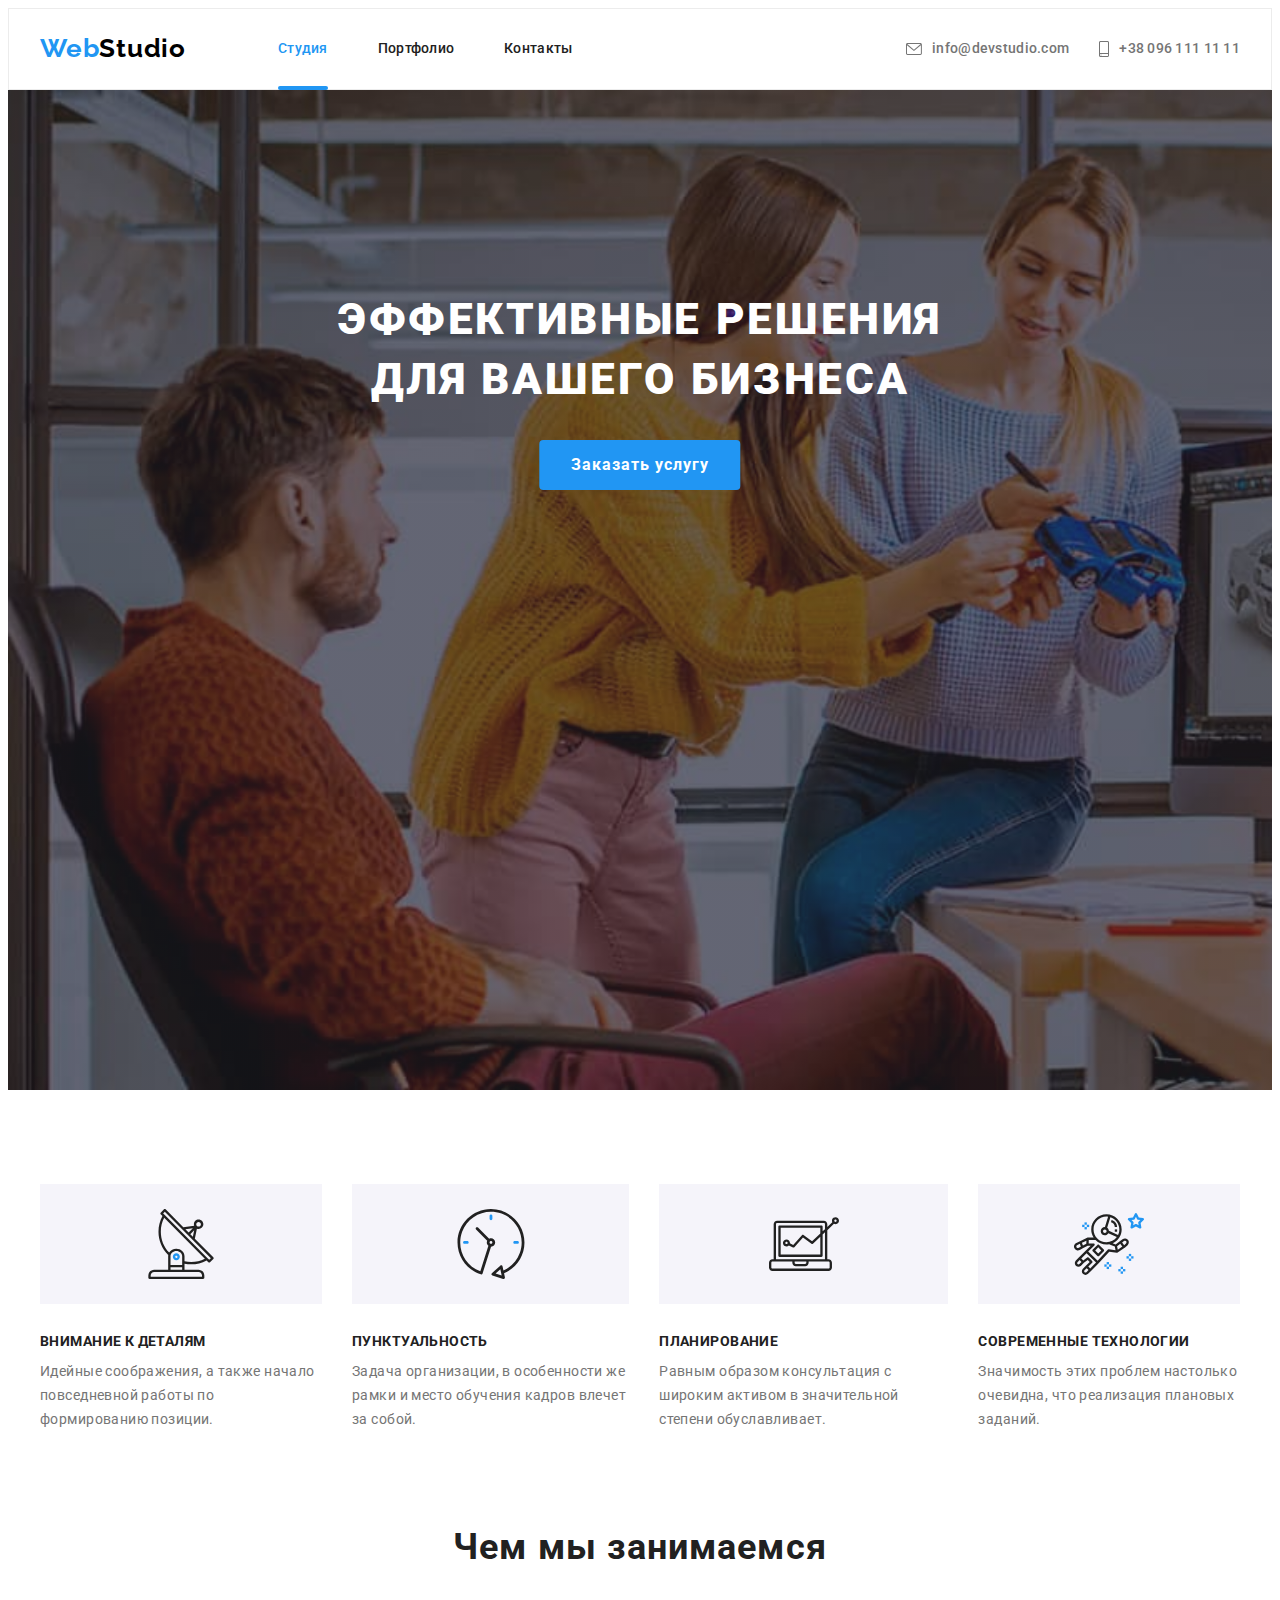
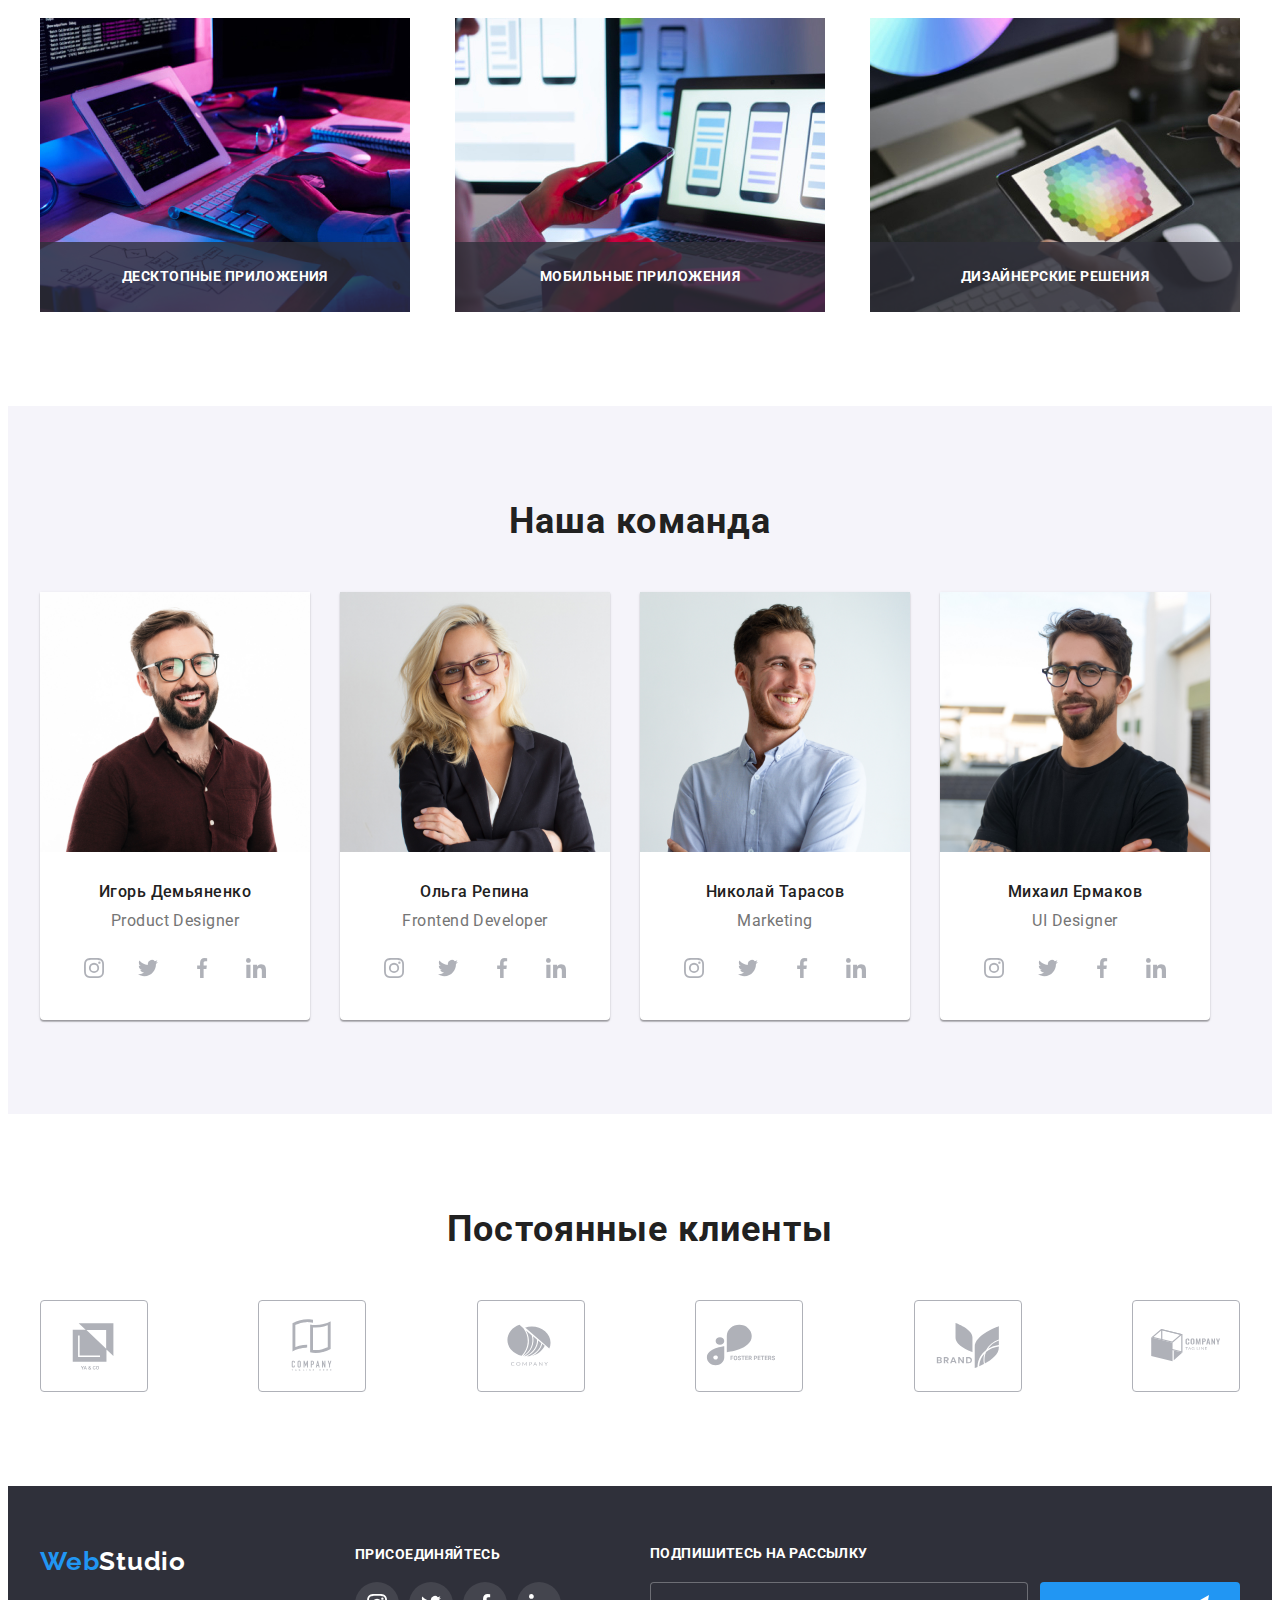
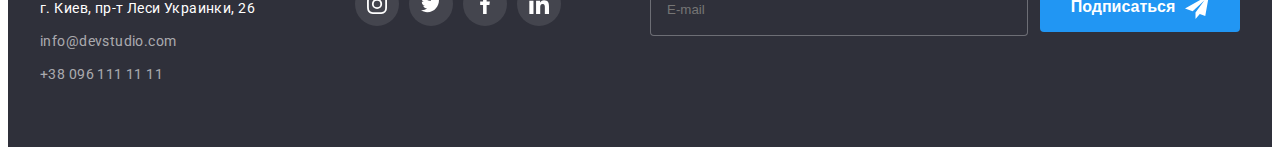
<file: index.html>
<!DOCTYPE html>
<html lang="ru">
  <head>
    <meta charset="UTF-8" />
    <meta http-equiv="X-UA-Compatible" content="IE=edge" />
    <meta name="viewport" content="width=device-width, initial-scale=1.0" />
    <title>WebStudio</title>
    <link rel="preconnect" href="https://fonts.googleapis.com" />
    <link rel="preconnect" href="https://fonts.gstatic.com" crossorigin />
    <link
      href="https://fonts.googleapis.com/css2?family=Raleway:wght@700&family=Roboto:wght@400;500;700;900&display=swap"
      rel="stylesheet"
    />
    <link
      rel="stylesheet"
      href="https://cdnjs.cloudflare.com/ajax/libs/modern-normalize/1.1.0/modern-normalize.min.css"
      integrity="sha512-wpPYUAdjBVSE4KJnH1VR1HeZfpl1ub8YT/NKx4PuQ5NmX2tKuGu6U/JRp5y+Y8XG2tV+wKQpNHVUX03MfMFn9Q=="
      crossorigin="anonymous"
      referrerpolicy="no-referrer"
    />
    <link rel="stylesheet" href="./Css/style.css" />
  </head>
  <body>
    <!--header-->
    <header class="header">
      <div class="container">
        <a href="#" class="header-logo"
          >Web<span class="header-desk">Studio</span></a
        >
        <nav class="header-nav">
          <ul class="header-list list">
            <li class="header-item">
              <a href="./index.html" class="header-link current link">
                Студия</a
              >
            </li>
            <li class="header-item">
              <a href="./portfolio.html" class="header-link link">Портфолио</a>
            </li>
            <li class="header-item">
              <a href="#контакты" class="header-link link">Контакты</a>
            </li>
          </ul>
        </nav>
        <ul class="header-items list">
          <li class="header-item">
            <a href="mailto:info@devstudio.com" class="header-contact link">
              <svg class="mail-icon" width="16px" height="12px">
                <use href="./images/symbol-defs2.svg#icon-envelopehover1"></use>
              </svg>
              info@devstudio.com</a
            >
          </li>
          <li class="header-item">
            <a href="tel:+380961111111" class="header-phone link">
              <svg class="phone-icon" width="10px" height="16px">
                <use href="./images/symbol-defs2.svg#icon-smartphone1"></use>
              </svg>
              +38 096 111 11 11</a
            >
          </li>
        </ul>
      </div>
    </header>
    <!--main content-->
    <main class="hero">
      <!-- hero-section -->
      <section class="hero-section">
        <div class="container">
          <h1 class="hero-text">
            Эффективные решения <br />
            для вашего бизнеса
          </h1>
          <button type="button" class="hero-button" data-modal-open>
            Заказать услугу
          </button>
        </div>
        <div class="backdrop is-hidden" data-modal>
          <div class="modal">
            <button data-modal-close class="hero-btn">
              <svg class="btn-icon" width="11px" height="11px">
                <use href="./images/symbol-defs2.svg#icon-Vector-1"></use>
              </svg>
            </button>
            <h2 class="modal-title">Оставьте свои данные, мы вам перезвоним</h2>
            <form class="modal-form">
              <div class="form-field">
                <input class="modal-imput" type="text" name="name" id="name" />
                <svg class="modal-icon" width="12px" height="12px">
                  <use href="images/symbol-defs2.svg#icon-Vector13"></use>
                </svg>
                <label class="modal-label" for="name">Имя </label>
              </div>
              <div class="form-field">
                <input
                  class="modal-imput"
                  type="phone"
                  name="phone"
                  id="phone"
                />
                <svg class="modal-icon" width="13px" height="13px">
                  <use href="images/symbol-defs2.svg#icon-Vector12"></use>
                </svg>
                <label class="modal-label" for="phone">Телефон</label>
              </div>
              <div class="form-field mail">
                <input class="modal-imput" type="email" name="mail" id="mail" />
                <svg class="modal-icon" width="15px" height="12px">
                  <use href="images/symbol-defs2.svg#icon-Vector1"></use>
                </svg>
                <label class="modal-label" for="mail">Почта</label>
              </div>
              <div class="modal-textarea">
                <label class="modal-comment" for="comment">Комментарий</label>
                <textarea
                  class="modal-info"
                  name="comment"
                  id="comment"
                  rows="10"
                  placeholder="Введите текст"
                ></textarea>
              </div>
              <label class="check-field">
                <input
                  class="checkbox"
                  type="checkbox"
                  name="topic"
                  value="choice"
                />
                <span class="checkbox-icon"></span>
                <span class="checkbox-text">
                  Соглашаюсь с рассылкой и принимаю
                  <a href="#" class="checkbox-link">Условия договора</a>
                </span>
              </label>
              <div class="check-button">
                <button class="check-btn" type="submit" name="buttom">
                  Отправить
                </button>
              </div>
            </form>
          </div>
        </div>
      </section>
      <!--section benefist-->
      <section class="benefist section">
        <div class="container">
          <h2 class="visually-hidden">Дополнительная информация</h2>

          <ul class="benefist-list list">
            <li class="benefist-item icon-antenna">
              <h3 class="benefist-title">Внимание к деталям</h3>
              <p class="benefist-text">
                Идейные соображения, а также начало повседневной работы по
                формированию позиции.
              </p>
            </li>
            <li class="benefist-item icon-time">
              <h3 class="benefist-title">Пунктуальность</h3>
              <p class="benefist-text">
                Задача организации, в особенности же рамки и место обучения
                кадров влечет за собой.
              </p>
            </li>
            <li class="benefist-item icon-diagram">
              <h3 class="benefist-title">Планирование</h3>
              <p class="benefist-text">
                Равным образом консультация с широким активом в значительной
                степени обуславливает.
              </p>
            </li>
            <li class="benefist-item icon-astronaut">
              <h3 class="benefist-title">Современные технологии</h3>
              <p class="benefist-text">
                Значимость этих проблем настолько очевидна, что реализация
                плановых заданий.
              </p>
            </li>
          </ul>
        </div>
      </section>
      <!--section case-->
      <section class="case-section section">
        <div class="container">
          <h2 class="title">Чем мы занимаемся</h2>
          <ul class="case-list list">
            <li class="case-item">
              <div class="case-destop">
                <img
                  src="./images/box1.png"
                  alt="верстка на компьютере"
                  width="370"
                />
                <div class="case-text">
                  <h3 class="case-desk">Десктопные приложения</h3>
                </div>
              </div>
            </li>
            <li class="case-item">
              <div class="case-destop">
                <img
                  src="./images/box2.png"
                  alt="адаптация на планшет"
                  width="370"
                />
                <div class="case-text">
                  <h3 class="case-desk">Мобильные приложения</h3>
                </div>
              </div>
            </li>
            <li class="case-item">
              <div class="case-destop">
                <img
                  src="./images/box3.png"
                  alt="адаптация на телефон"
                  width="370"
                />
                <div class="case-text">
                  <h3 class="case-desk">Дизайнерские решения</h3>
                </div>
              </div>
            </li>
          </ul>
        </div>
      </section>
      <!-- section team -->
      <section class="team-section section">
        <div class="container">
          <h2 class="title">Наша команда</h2>
          <ul class="team-list list">
            <li class="team-item">
              <div class="team-info">
                <img
                  src="./images/img111.png"
                  alt="фото команды 1"
                  width="270"
                />
                <div class="team-description">
                  <h3 class="team-title">Игорь Демьяненко</h3>
                  <p lang="en" class="team-text">Product Designer</p>
                  <ul class="icon-team">
                    <li class="team-links">
                      <a href="#">
                        <svg class="team-element" width="20px" height="20px">
                          <use
                            href="./images/symbol-defs2.svg#icon-instagram2"
                          ></use>
                        </svg>
                      </a>
                    </li>
                    <li class="team-links">
                      <a href="#">
                        <svg class="team-element" width="20px" height="20px">
                          <use
                            href="./images/symbol-defs2.svg#icon-twitter1"
                          ></use>
                        </svg>
                      </a>
                    </li>
                    <li class="team-links">
                      <a href="#">
                        <svg class="team-element" width="20px" height="20px">
                          <use
                            href="./images/symbol-defs2.svg#icon-facebook1"
                          ></use>
                        </svg>
                      </a>
                    </li>
                    <li class="team-links">
                      <a href="#">
                        <svg class="team-element" width="20px" height="20px">
                          <use
                            href="./images/symbol-defs2.svg#icon-linkedin1"
                          ></use>
                        </svg>
                      </a>
                    </li>
                  </ul>
                </div>
              </div>
            </li>
            <li class="team-item">
              <div class="team-info">
                <img src="./images/img2.png" alt="фото команды 2" width="270" />
                <div class="team-description">
                  <h3 class="team-title">Ольга Репина</h3>
                  <p lang="en" class="team-text">Frontend Developer</p>
                  <ul class="icon-team">
                    <li class="team-links">
                      <a href="#">
                        <svg class="team-element" width="20px" height="20px">
                          <use
                            href="./images/symbol-defs2.svg#icon-instagram2"
                          ></use>
                        </svg>
                      </a>
                    </li>
                    <li class="team-links">
                      <a href="#">
                        <svg class="team-element" width="20px" height="20px">
                          <use
                            href="./images/symbol-defs2.svg#icon-twitter1"
                          ></use>
                        </svg>
                      </a>
                    </li>
                    <li class="team-links">
                      <a href="#">
                        <svg class="team-element" width="20px" height="20px">
                          <use
                            href="./images/symbol-defs2.svg#icon-facebook1"
                          ></use>
                        </svg>
                      </a>
                    </li>
                    <li class="team-links">
                      <a href="#">
                        <svg class="team-element" width="20px" height="20px">
                          <use
                            href="./images/symbol-defs2.svg#icon-linkedin1"
                          ></use>
                        </svg>
                      </a>
                    </li>
                  </ul>
                </div>
              </div>
            </li>
            <li class="team-item">
              <div class="team-info">
                <img src="./images/img3.png" alt="фото команды 3" width="270" />
                <div class="team-description">
                  <h3 class="team-title">Николай Тарасов</h3>
                  <p lang="en" class="team-text">Marketing</p>
                  <ul class="icon-team">
                    <li class="team-links">
                      <a href="#">
                        <svg class="team-element" width="20px" height="20px">
                          <use
                            href="./images/symbol-defs2.svg#icon-instagram2"
                          ></use>
                        </svg>
                      </a>
                    </li>
                    <li class="team-links">
                      <a href="#">
                        <svg class="team-element" width="20px" height="20px">
                          <use
                            href="./images/symbol-defs2.svg#icon-twitter1"
                          ></use>
                        </svg>
                      </a>
                    </li>
                    <li class="team-links">
                      <a href="#">
                        <svg class="team-element" width="20px" height="20px">
                          <use
                            href="./images/symbol-defs2.svg#icon-facebook1"
                          ></use>
                        </svg>
                      </a>
                    </li>
                    <li class="team-links">
                      <a href="#">
                        <svg class="team-element" width="20px" height="20px">
                          <use
                            href="./images/symbol-defs2.svg#icon-linkedin1"
                          ></use>
                        </svg>
                      </a>
                    </li>
                  </ul>
                </div>
              </div>
            </li>
            <li class="team-item">
              <div class="team-info">
                <img src="./images/img4.png" alt="фото команды 4" width="270" />
                <div class="team-description">
                  <h3 class="team-title">Михаил Ермаков</h3>
                  <p lang="en" class="team-text">UI Designer</p>
                  <ul class="icon-team">
                    <li class="team-links">
                      <a href="#">
                        <svg class="team-element" width="20px" height="20px">
                          <use
                            href="./images/symbol-defs2.svg#icon-instagram2"
                          ></use>
                        </svg>
                      </a>
                    </li>
                    <li class="team-links">
                      <a href="#">
                        <svg class="team-element" width="20px" height="20px">
                          <use
                            href="./images/symbol-defs2.svg#icon-twitter1"
                          ></use>
                        </svg>
                      </a>
                    </li>
                    <li class="team-links">
                      <a href="#">
                        <svg class="team-element" width="20px" height="20px">
                          <use
                            href="./images/symbol-defs2.svg#icon-facebook1"
                          ></use>
                        </svg>
                      </a>
                    </li>
                    <li class="team-links">
                      <a href="#">
                        <svg class="team-element" width="20px" height="20px">
                          <use
                            href="./images/symbol-defs2.svg#icon-linkedin1"
                          ></use>
                        </svg>
                      </a>
                    </li>
                  </ul>
                </div>
              </div>
            </li>
          </ul>
        </div>
      </section>
      <section class="section">
        <div class="container">
          <h2 class="title">Постоянные клиенты</h2>
          <ul class="clients-list">
            <li class="clients-link">
              <a href="#">
                <svg class="clients-icon" width="106px" height="60px">
                  <use href="./images/symbol-defs2.svg#icon-Logo5"></use>
                </svg>
              </a>
            </li>

            <li class="clients-link">
              <a href="#">
                <svg class="clients-icon" width="106px" height="60px">
                  <use href="./images/symbol-defs2.svg#icon-Logo4"></use>
                </svg>
              </a>
            </li>
            <li class="clients-link">
              <a href="#">
                <svg class="clients-icon" width="106px" height="60px">
                  <use href="./images/symbol-defs2.svg#icon-Logo3"></use>
                </svg>
              </a>
            </li>
            <li class="clients-link">
              <a href="#">
                <svg class="clients-icon" width="106px" height="60px">
                  <use href="./images/symbol-defs2.svg#icon-Logo2"></use>
                </svg>
              </a>
            </li>
            <li class="clients-link">
              <a href="#">
                <svg class="clients-icon" width="106px" height="60px">
                  <use href="./images/symbol-defs2.svg#icon-Logo1"></use>
                </svg>
              </a>
            </li>
            <li class="clients-link">
              <a href="#">
                <svg class="clients-icon" width="106px" height="44px">
                  <use href="./images/symbol-defs2.svg#icon-Logo6"></use>
                </svg>
              </a>
            </li>
          </ul>
        </div>
      </section>
    </main>
    <!-- footer -->
    <footer class="footer">
      <div class="container box">
        <div class="footer-contact">
          <a href="#" class="footer-logo"
            >Web<span class="footer-desk">Studio</span></a
          >
          <ul id="контакты" class="footer-list list">
            <li class="footer-item">
              <a href="#контакты" class="footer-adress link"
                >г. Киев, пр-т Леси Украинки, 26</a
              >
            </li>
            <li class="footer-item">
              <a href="mailto:info@devstudio.com" class="footer-link link"
                >info@devstudio.com</a
              >
            </li>
            <li class="footer-item">
              <a href="tel:+380961111111" class="footer-link link"
                >+38 096 111 11 11</a
              >
            </li>
          </ul>
        </div>
        <div class="footer-icon">
          <p class="footer-text">присоединяйтесь</p>
          <ul class="icon-item">
            <li class="icon-link">
              <a href="#">
                <svg class="icon-element" width="20px" height="20px">
                  <use href="./images/symbol-defs2.svg#icon-instagram2"></use>
                </svg>
              </a>
            </li>
            <li class="icon-link">
              <a href="#">
                <svg class="icon-element" width="20px" height="20px">
                  <use href="./images/symbol-defs2.svg#icon-twitter1"></use>
                </svg>
              </a>
            </li>
            <li class="icon-link">
              <a href="#">
                <svg class="icon-element" width="20px" height="20px">
                  <use href="./images/symbol-defs2.svg#icon-facebook1"></use>
                </svg>
              </a>
            </li>
            <li class="icon-link">
              <a href="#">
                <svg class="icon-element" width="20px" height="20px">
                  <use href="./images/symbol-defs2.svg#icon-linkedin1"></use>
                </svg>
              </a>
            </li>
          </ul>
        </div>
        <form class="footer-form">
          <p class="text-form">Подпишитесь на рассылку</p>
          <div class="footer-email">
            <input
              class="footer-input"
              type="email"
              name="mail"
              placeholder="E-mail"
            />
            <button class="footer-btn">
              <p class="text-btn">Подписаться</p>
              <svg class="footer-pilot" width="24px" height="24px">
                <use href="./images/symbol-defs2.svg#icon-icon-send1"></use>
              </svg>
            </button>
          </div>
        </form>
      </div>
    </footer>
    <script src="./modal.js"></script>
  </body>
</html>
</file>
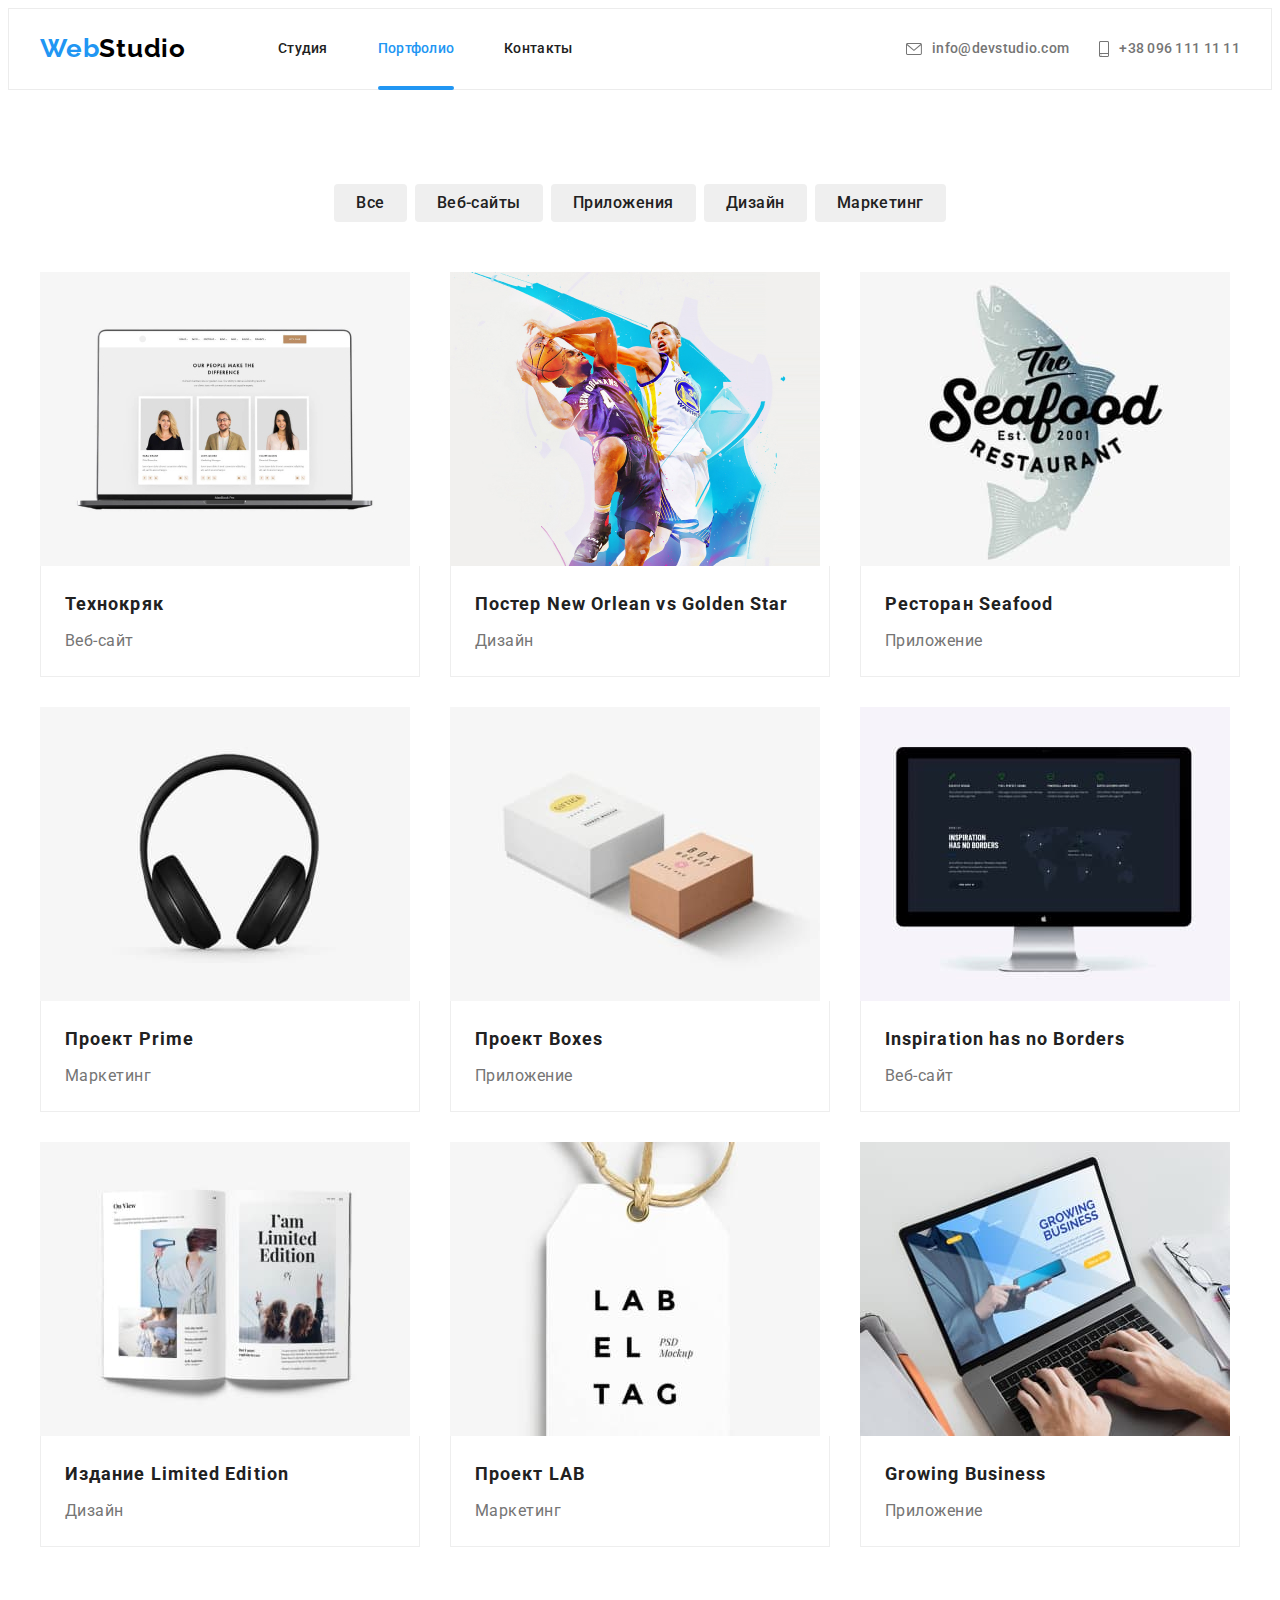
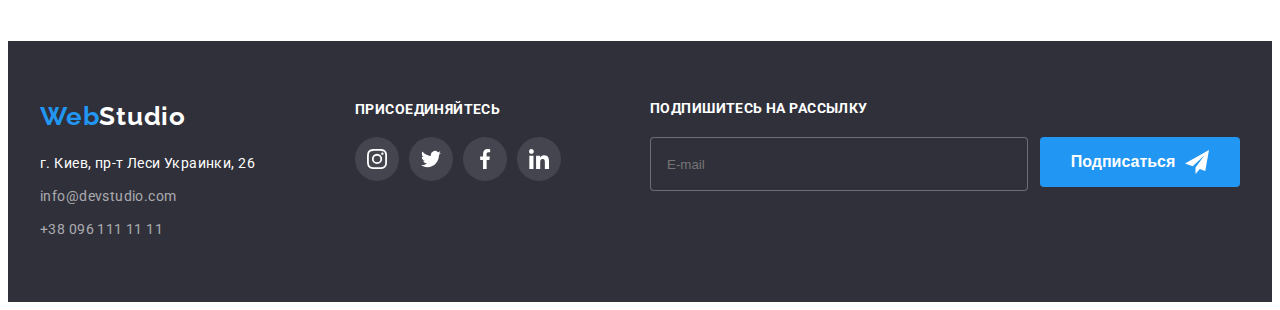
<file: portfolio.html>
<!DOCTYPE html>
<html lang="ru">
  <head>
    <meta charset="UTF-8" />
    <meta http-equiv="X-UA-Compatible" content="IE=edge" />
    <meta name="viewport" content="width=device-width, initial-scale=1.0" />
    <title>WebStudio</title>
    <link rel="preconnect" href="https://fonts.googleapis.com" />
    <link rel="preconnect" href="https://fonts.gstatic.com" crossorigin />
    <link
      href="https://fonts.googleapis.com/css2?family=Raleway:wght@700&family=Roboto:wght@400;500;700;900&display=swap"
      rel="stylesheet"
    />
    <link
      rel="stylesheet"
      href="https://cdnjs.cloudflare.com/ajax/libs/modern-normalize/1.1.0/modern-normalize.min.css"
      integrity="sha512-wpPYUAdjBVSE4KJnH1VR1HeZfpl1ub8YT/NKx4PuQ5NmX2tKuGu6U/JRp5y+Y8XG2tV+wKQpNHVUX03MfMFn9Q=="
      crossorigin="anonymous"
      referrerpolicy="no-referrer"
    />
    <link rel="stylesheet" href="./Css/style.css" />
  </head>
  <body>
    <!--header-->
    <header class="header">
      <div class="container">
        <a href="#" class="header-logo"
          >Web<span class="header-desk">Studio</span></a
        >
        <nav class="header-nav">
          <ul class="header-list list">
            <li class="header-item">
              <a href="./index.html" class="header-link link"> Студия</a>
            </li>
            <li class="header-item">
                <a href="./portfolio.html" class="header-link current link"
                  >Портфолио</a
                >
            </li>
            <li class="header-item">
              <a href="#контакты" class="header-link link">Контакты</a>
            </li>
          </ul>
        </nav>
        <ul class="header-items list">
          <li class="header-item">
            <a href="mailto:info@devstudio.com" class="header-contact link">
              <svg class="mail-icon" width="16px" height="12px">
                <use href="./images/symbol-defs2.svg#icon-envelopehover1"></use>
              </svg>
              info@devstudio.com</a
            >
          </li>
          <li class="header-item">
            <a href="tel:+380961111111" class="header-phone link">
              <svg class="phone-icon" width="10px" height="16px">
                <use href="./images/symbol-defs2.svg#icon-smartphone1"></use>
              </svg>
              +38 096 111 11 11</a
            >
          </li>
        </ul>
      </div>
    </header>
    <!-- main content -->
    <main>
      <section class="project-section section">
        <h1 class="visually-hidden">Наши работы</h1>
        <div class="container">
          <ul class="main-list list">
            <li class="main-btn">
              <button type="button" class="main-button">Все</button>
            </li>
            <li class="main-btn">
              <button type="button" class="main-button">Веб-сайты</button>
            </li>
            <li class="main-btn">
              <button type="button" class="main-button">Приложения</button>
            </li>
            <li class="main-btn">
              <button type="button" class="main-button">Дизайн</button>
            </li>
            <li class="main-btn">
              <button type="button" class="main-button">Маркетинг</button>
            </li>
          </ul>
          <ul class="project-list list">
            <li class="project-info">
              <div class="project-item">
                <a href="" class="project-link link">
						<div class="project-pic">
                    <img
                      src="./images/img 143.jpg"
                      alt="фото сотрудников"
                      width="370"
                    />
                    <div class="project-thumb">
                      <p class="project-desk">
                        Ресурс предлагает комплексные предложения с разным
                        уровнем функционала и сервисов. Все это позволит
                        посетителю получить исчерпывающие сведения о компании
                        или частном лице.
                      </p>
                    </div>
                  </div>
                  <div class="project">
                    <h2 class="project-title">Технокряк</h2>
                    <p class="project-text">Веб-сайт</p>
                  </div>
                </a>
              </div>
            </li>
            <li class="project-info">
              <div class="project-item">		
                <a href="" class="project-link link">
						<div class="project-pic">
                  <img
                    src="./images/img.jpg"
                    alt="игра в батскетбол"
                    width="370"
                  />
						<div class="project-thumb">
							<p class="project-desk">
							  Ресурс предлагает комплексные предложения с разным
							  уровнем функционала и сервисов. Все это позволит
							  посетителю получить исчерпывающие сведения о компании
							  или частном лице.
							</p>
						 </div>
					   </div>
                  <div class="project">
                    <h2 lang="en" class="project-title">
                      Постер New Orlean vs Golden Star
                    </h2>
                    <p class="project-text">Дизайн</p>
                  </div>
					</div>
                </a>        
            </li>
            <li class="project-info">
              <div class="project-item">				
                <a href="" class="project-link link">
						<div class="project-pic">
                  <img src="./images/img11.png" alt="ресторан" width="370" />
						<div class="project-thumb">
							<p class="project-desk">
							  Ресурс предлагает комплексные предложения с разным
							  уровнем функционала и сервисов. Все это позволит
							  посетителю получить исчерпывающие сведения о компании
							  или частном лице.
							</p>
						 </div>
					</div>
                  <div class="project">
                    <h2 class="project-title">Ресторан Seafood</h2>
                    <p class="project-text">Приложение</p>
                  </div>
					</div>
                </a>             
            </li>
            <li class="project-info">
              <div class="project-item">				
                <a href="" class="project-link link">
						<div class="project-pic">
                   <img src="./images/img21.png" alt="наушники" width="370" />
						  <div class="project-thumb">
							 <p class="project-desk">
							  Ресурс предлагает комплексные предложения с разным
							  уровнем функционала и сервисов. Все это позволит
							  посетителю получить исчерпывающие сведения о компании
							  или частном лице.
							</p>
						  </div>
					    </div>
                  <div class="project">
                    <h2 class="project-title">Проект Prime</h2>
                    <p class="project-text">Маркетинг</p>
                  </div>
					</div>
                </a>      
            </li>
            <li class="project-info">
              <div class="project-item">
                <a href="" class="project-link link">
						<div class="project-pic">
                  <img src="./images/img33.png" alt="коробки" width="370" />
						<div class="project-thumb">
							<p class="project-desk">
							  Ресурс предлагает комплексные предложения с разным
							  уровнем функционала и сервисов. Все это позволит
							  посетителю получить исчерпывающие сведения о компании
							  или частном лице.
							</p>
						 </div>
					</div>
                  <div class="project">
                    <h2 class="project-title">Проект Boxes</h2>
                    <p class="project-text">Приложение</p>
                  </div>
					</div>
                </a>            
            </li>
            <li class="project-info">
              <div class="project-item">				
                <a href="" class="project-link link">
						<div class="project-pic">
                  <img src="./images/img44.png" alt="компьютер" width="370" />
						<div class="project-thumb">
							<p class="project-desk">
							  Ресурс предлагает комплексные предложения с разным
							  уровнем функционала и сервисов. Все это позволит
							  посетителю получить исчерпывающие сведения о компании
							  или частном лице.
							</p>
						 </div>
					</div>
                  <div class="project">
                    <h2 lang="en" class="project-title">
                      Inspiration has no Borders
                    </h2>
                    <p class="project-text">Веб-сайт</p>
                  </div>
					</div>
                </a>
            </li>
            <li class="project-info">
              <div class="project-item">
                <a href="" class="project-link link">
						<div class="project-pic">
                  <img src="./images/img55.png" alt="Книга" width="370" />
						<div class="project-thumb">
							<p class="project-desk">
							  Ресурс предлагает комплексные предложения с разным
							  уровнем функционала и сервисов. Все это позволит
							  посетителю получить исчерпывающие сведения о компании
							  или частном лице.
							</p>
						 </div>
					</div>
                  <div class="project">
                    <h2 class="project-title">Издание Limited Edition</h2>
                    <p class="project-text">Дизайн</p>
                  </div>
					</div>
                </a>
            </li>
            <li class="project-info">
              <div class="project-item">
                <a href="" class="project-link link">
						<div class="project-pic">
                  <img src="./images/img66.png" alt="Бирка" width="370" />		
						<div class="project-thumb">
							<p class="project-desk">
							  Ресурс предлагает комплексные предложения с разным
							  уровнем функционала и сервисов. Все это позволит
							  посетителю получить исчерпывающие сведения о компании
							  или частном лице.
							</p>
						 </div>
					</div>
                  <div class="project">
                    <h2 class="project-title">Проект LAB</h2>
                    <p class="project-text">Маркетинг</p>
                  </div>
					</div>
                </a>
            </li>
            <li class="project-info">
              <div class="project-item">
                <a href="" class="project-link link">
						<div class="project-pic">
                  <img src="./images/img77.png" alt="Ноутбук" width="370" />
						<div class="project-thumb">
							<p class="project-desk">
							  Ресурс предлагает комплексные предложения с разным
							  уровнем функционала и сервисов. Все это позволит
							  посетителю получить исчерпывающие сведения о компании
							  или частном лице.
							</p>
						 </div>
					</div>
                  <div class="project">
                    <h2 lang="en" class="project-title">Growing Business</h2>
                    <p class="project-text">Приложение</p>
                  </div>
					</div>
                </a>
            </li>
          </ul>
        </div>
      </section>
    </main>
    <!-- footer -->
	 <footer class="footer">
      <div class="container box">
        <div class="footer-contact">
          <a href="#" class="footer-logo"
            >Web<span class="footer-desk">Studio</span></a
          >
          <ul id="контакты" class="footer-list list">
            <li class="footer-item">
              <a href="#контакты" class="footer-adress link"
                >г. Киев, пр-т Леси Украинки, 26</a
              >
            </li>
            <li class="footer-item">
              <a href="mailto:info@devstudio.com" class="footer-link link"
                >info@devstudio.com</a
              >
            </li>
            <li class="footer-item">
              <a href="tel:+380961111111" class="footer-link link"
                >+38 096 111 11 11</a
              >
            </li>
          </ul>
        </div>
        <div class="footer-icon">
          <p class="footer-text">присоединяйтесь</p>
          <ul class="icon-item">
            <li class="icon-link">
              <a href="#">
                <svg class="icon-element" width="20px" height="20px">
                  <use href="./images/symbol-defs2.svg#icon-instagram2"></use>
                </svg>
              </a>
            </li>
            <li class="icon-link">
              <a href="#">
                <svg class="icon-element" width="20px" height="20px">
                  <use href="./images/symbol-defs2.svg#icon-twitter1"></use>
                </svg>
              </a>
            </li>
            <li class="icon-link">
              <a href="#">
                <svg class="icon-element" width="20px" height="20px">
                  <use href="./images/symbol-defs2.svg#icon-facebook1"></use>
                </svg>
              </a>
            </li>
            <li class="icon-link">
              <a href="#">
                <svg class="icon-element" width="20px" height="20px">
                  <use href="./images/symbol-defs2.svg#icon-linkedin1"></use>
                </svg>
              </a>
            </li>
          </ul>
        </div>
        <form class="footer-form">
          <p class="text-form">Подпишитесь на рассылку</p>
          <div class="footer-email">
            <input
              class="footer-input"
              type="email"
              name="mail"
              placeholder="E-mail"
            />
            <button class="footer-btn">
              <p class="text-btn">Подписаться</p>
              <svg class="footer-pilot" width="24px" height="24px">
                <use href="./images/symbol-defs2.svg#icon-icon-send1"></use>
              </svg>
            </button>
          </div>
        </form>
      </div>
    </footer>
  </body>
</html>
</file>
<file: Css/style.css>
:root {
  --title-color: #212121;
  --main-font: roboto, sans-serif;
  --background-color: #ffffff;
  --logo-color: #2196f3;
  --contact-color: #757575;
}

body {
  font-family: var(--main-font);
  background-color: var(--background-color);
  color: var(--title-color);
}
.container {
  position: relative;
  width: 1200px;
  padding-right: 15px;
  padding-left: 15px;
  margin: 0 auto;
}
.header .container {
  display: flex;
  justify-content: space-between;
  align-items: center;
}
.title {
  font-weight: 700;
  font-size: 36px;
  line-height: 1.17;
  text-align: center;
  letter-spacing: 0.03em;
  color: var(--title-color);
  margin-top: 0px;
  margin-bottom: 50px;
}
/*--------------------- header*/

.header {
  background-color: var(--background-color);
  padding: 0 px;
  border: 1px solid #ececec;
}
.header-nav .link {
  display: block;
  padding-top: 32px;
  padding-bottom: 32px;
}
.header-logo {
  width: 145px;
  height: 31px;
  margin-right: 93px;
}
.list {
  list-style: none;
}
.header-list,
.header-items {
  font-weight: 500;
  font-size: 14px;
  line-height: 1.14;
  letter-spacing: 0.02em;
  margin: 0px;
  padding: 0px;
}
.header-items {
  display: flex;
  margin-left: auto;
}
.header-items .header-item + .header-item {
  margin-left: 30px;
}
.header-logo,
.footer-logo {
  display: inline-block;
  font-family: "Raleway";
  font-style: normal;
  font-weight: 700;
  font-size: 26px;
  line-height: 1.19;
  letter-spacing: 0.03em;
  color: var(--logo-color);
}
.header-desk,
.footer-desk {
  color: #000;
}
.header-link.current {
  color: var(--logo-color);
}
.header-link.current::after {
  content: "";
  position: absolute;
  bottom: -1px;
  left: 0;
  background-color: #2196f3;
  width: 100%;
  height: 4px;
  border-radius: 2px;
}
.logo,
.header-logo,
.footer-logo,
.link {
  text-decoration: none;
}
.header-link {
  position: relative;
  font-weight: 500;
  font-size: 14px;
  line-height: 1.14;
  letter-spacing: 0.02em;
  color: var(--title-color);
}

.header-list .header-item {
  margin-right: 50px;
}
.header-list .header-item:last-child {
  margin-right: 0;
}

.header-list {
  display: flex;
}
.header-contact,
.header-phone {
  display: flex;
  align-items: center;
  color: var(--contact-color);
}
.header-contact:hover,
.header-contact:focus {
  fill: var(--logo-color);
}
.header-contact:hover svg,
.header-contact:focus svg {
  fill: var(--logo-color);
}
.header-phone:hover svg,
.header-phone:focus svg {
  fill: var(--logo-color);
}
.mail-icon {
  margin-right: 10px;
  fill: #757575;
  transition: fill 250ms cubic-bezier(0.4, 0, 0.2, 1);
}
.mail-icon:hover {
  fill: var(--logo-color);
}
.phone-icon {
  margin-right: 10px;
  fill: #757575;
  transition: fill 250ms cubic-bezier(0.4, 0, 0.2, 1);
}
.phone-icon:hover {
  fill: var(--logo-color);
}
.link {
  transition: color 250ms cubic-bezier(0.4, 0, 0.2, 1);
}
.link:hover,
.link:focus {
  color: var(--logo-color);
}
/* ------------hero-section-*/
.hero-section {
  max-width: 1600px;
  height: 600px;
  margin-left: auto;
  margin-right: auto;
  background-color: grey;
  background-image: linear-gradient(
      to right,
      rgba(47, 48, 58, 0.4),
      rgba(47, 48, 58, 0.4)
    ),
    url(../images/Img21.jpg);
  background-size: cover;
}
.section {
  padding-top: 94px;
  padding-bottom: 94px;
}
.hero-section {
  background-color: #2f303a;
  padding: 200px 0px;
}
.hero-text {
  display: block;
  margin-bottom: 30px;
  margin-top: 0;
  font-weight: 900;
  font-size: 44px;
  line-height: 1.36;
  text-align: center;
  letter-spacing: 0.06em;
  text-transform: uppercase;
  color: var(--background-color);
}
.hero-button {
  font-family: "Roboto";
  font-style: normal;
  font-weight: 700;
  font-size: 16px;
  line-height: 1.88;
  letter-spacing: 0.06em;
  color: var(--background-color);
  cursor: pointer;
  background-color: var(--logo-color);
  padding: 10px 32px;
  margin: 0px 700px 200px 700;
  display: block;
  margin: 0 auto;
  border-radius: 4px;
  border: 0px;
  transition: background-color 250ms cubic-bezier(0.4, 0, 0.2, 1),
    color 250ms cubic-bezier(0.4, 0, 0.2, 1);
  position: absolute;
  left: 50%;
  transform: translate(-50%);
}
.hero-button:hover,
.hero-button:focus {
  color: var(--background-color);
  background-color: #188ce8;
}
/* ------section benefist */
.visually-hidden {
  position: absolute;
  width: 1px;
  height: 1px;
  margin: -1px;
  border: 0;
  padding: 0;
  white-space: nowrap;
  clip-path: inset(100%);
  clip: rect(0 0 0 0);
  overflow: hidden;
}
.benefist-list {
  display: flex;
  margin: 0 -30px 0 0;
  padding: 0px;
}
.benefist-item {
  width: calc((100%-90px) / 4);
  margin-right: 30px;
}
.benefist-item::before {
  display: block;
  content: "";
  background-size: 70px 70px;
  margin-bottom: 30px;
  height: 120px;
  background-repeat: no-repeat;
  background-position: center;
  background-color: #f5f4fa;
}
.icon-antenna::before {
  background-image: url(../images/antenna1.svg);
}
.icon-time::before {
  background-image: url(../images/clock1.svg);
}
.icon-diagram::before {
  background-image: url(../images/Vector.svg);
}
.icon-astronaut::before {
  background-image: url(../images/astronaut1.svg);
}
.benefist-title {
  font-weight: 700;
  font-size: 14px;
  line-height: 1.14;
  letter-spacing: 0.03em;
  text-transform: uppercase;
  color: var(--title-color);
  margin-top: 0px;
  margin-bottom: 10px;
}
.benefist-text {
  font-weight: 400;
  font-size: 14px;
  line-height: 1.71;
  letter-spacing: 0.03em;
  color: var(--contact-color);
  margin: 0px;
}
/* --------case-section */
img {
  display: block;
  max-width: 100%;
  height: auto;
  position: relative;
}
.case-section.section {
  padding-top: 0px;
}
.case-destop {
  position: relative;
}
.case-desk {
  font-weight: 700;
  font-size: 14px;
  line-height: 1.14;
  text-align: center;
  letter-spacing: 0.03em;
  text-transform: uppercase;
  margin: 0px;
  padding-top: 27px;
  padding-bottom: 27px;
  color: var(--background-color);
}
.case-text {
  position: absolute;
  text-align: center;
  width: 100%;
  bottom: 0px;
  background-color: rgb(47, 48, 58, 0.8);
}
.case-list {
  display: flex;
  justify-content: space-between;
  padding: 0px;
  margin: 0 -30px 0 0;
}
.case-item {
  width: calc((100%-60px) / 3);
  margin-right: 30px;
}
/* ------team-section-----   */
.team-section {
  background-color: #f5f4fa;
}
.team-heading {
  font-weight: 700;
  font-size: 36px;
  line-height: 1.17;
  text-align: center;
  letter-spacing: 0, 03em;
  color: var(--title-color);
}
.icon-team {
  display: flex;
  justify-content: center;
  padding: 0px;
  margin: 0px;
  margin-top: 16px;
  list-style: none;
}
.team-links:not(:last-child) {
  margin-right: 10px;
}
.team-links a {
  display: flex;
  justify-content: center;
  align-items: center;
  width: 44px;
  height: 44px;
  border-radius: 50%;
  fill: #afb1b8;
  transition: background-color 250ms cubic-bezier(0.4, 0, 0.2, 1),
    outline 250ms cubic-bezier(0.4, 0, 0.2, 1);
}

.team-links a:hover,
.team-links a:focus {
  background-color: #188ce8;
  outline: none;
}
.team-links a svg {
  transition: fill 250ms cubic-bezier(0.4, 0, 0.2, 1);
}
.team-links a:hover svg,
.team-links a:focus svg {
  fill: #ffffff;
}

.team-list {
  display: flex;
  padding: 0px;
  margin: 0 -30px 0 0;
}
.team-item {
  width: calc((100%-90px) / 4);
  margin-right: 30px;
}
.team-title {
  font-weight: 500;
  font-size: 16px;
  line-height: 1.19;
  text-align: center;
  letter-spacing: 0.03em;
  color: var(--title-color);
  margin-top: 0px;
  margin-bottom: 10px;
}
.team-text {
  font-weight: 400;
  font-size: 16px;
  line-height: 1.19;
  text-align: center;
  letter-spacing: 0.03em;
  color: var(--contact-color);
  margin: 0px;
}
.team-item {
  background: var(--background-color);
  box-shadow: 0px 1px 3px rgba(0, 0, 0, 0.12), 0px 1px 1px rgba(0, 0, 0, 0.14),
    0px 2px 1px rgba(0, 0, 0, 0.2);
  border-radius: 0px 0px 4px 4px;
}
.team-description {
  padding-top: 30px;
  padding-bottom: 30px;
}
.clients-list {
  display: block;
  display: flex;
  justify-content: space-between;
  list-style: none;
  padding-left: 0px;
  margin-top: 0px;
  margin-bottom: 0px;
}
.clients-list li.clients-link {
  width: calc((100%-150px) / 6);
  margin-right: 30px;
}
.clients-list li.clients-link a {
  display: flex;
  justify-content: center;
  align-items: center;
  height: 90px;
  border: 1px solid #afb1b8;
  border-radius: 4px;
  fill: #afb1b8;
  transition: border-color 250ms cubic-bezier(0.4, 0, 0.2, 1),
    fill 250ms cubic-bezier(0.4, 0, 0.2, 1);
}

.clients-list li.clients-link a:hover,
.clients-list li.clients-link a:focus {
  border-color: #2196f3;
  fill: #2196f3;
  outline: transparent;
}
.clients-list li.clients-link:last-child {
  margin-right: 0px;
}

/* ----------footer-------------- */
.footer-adress {
  font-weight: 400;
  font-size: 14px;
  line-height: 1.71;
  letter-spacing: 0.03em;
  color: var(--background-color);
}

.footer-link {
  font-weight: 400;
  font-size: 14px;
  line-height: 1.71;
  letter-spacing: 0.03em;
  color: rgba(255, 255, 255, 0.6);
}
.footer-logo {
  margin-bottom: 20px;
}
.footer-item:not(:last-child) {
  margin-bottom: 9px;
}
.footer {
  background-color: #2f303a;
  padding-bottom: 60px;
  padding-top: 60px;
}
.footer-list.list {
  padding-left: 0px;
  margin: 0px;
}
.box {
  display: flex;
}
.footer-text {
  font-weight: 700;
  font-size: 14px;
  line-height: 16px;
  letter-spacing: 0.03em;
  text-transform: uppercase;
  color: #ffffff;
  margin: 0px;
  margin-bottom: 20px;
}
.footer-icon {
  padding-left: 100px;
}
.icon-item {
  display: flex;
  padding: 0px;
  margin: 0px;
  list-style: none;
}
.icon-link a {
  display: flex;
  justify-content: center;
  align-items: center;
  width: 44px;
  height: 44px;
  border-radius: 50%;
  fill: #ffffff;
  background: rgba(255, 255, 255, 0.1);
  transition: background-color 250ms cubic-bezier(0.4, 0, 0.2, 1),
    fill 250ms cubic-bezier(0.4, 0, 0.2, 1),
    outline 250ms cubic-bezier(0.4, 0, 0.2, 1);
}
.icon-link:not(:last-child) {
  margin-right: 10px;
}
.icon-link a:hover,
.icon-link a:focus {
  background-color: #188ce8;
  fill: #ffffff;
  outline: 0;
}

/* -------portfolio--------- */

/*-------------main--------- */
.main-list {
  display: flex;
  justify-content: center;
  padding-left: 0px;
  margin-top: 0px;
  margin-bottom: 50px;
}
.main-list .main-btn {
  margin-right: 8px;
}
.main-list .main-btn:last-child {
  margin-right: 0px;
}
.main-button {
  font-family: "Roboto";
  font-weight: 500;
  font-size: 16px;
  line-height: 1.62;
  text-align: center;
  letter-spacing: 0.03em;
  color: var(--title-color);
  cursor: pointer;
  padding: 6px 22px;
  border: 0px;
  border-radius: 4px;
  transition: color 250ms cubic-bezier(0.4, 0, 0.2, 1),
    background-color 250ms cubic-bezier(0.4, 0, 0.2, 1),
    box-shadow 250ms cubic-bezier(0.4, 0, 0.2, 1),
    border-radius 250ms cubic-bezier(0.4, 0, 0.2, 1);
}
.main-button:hover,
.main-button:focus {
  color: var(--background-color);
  background-color: var(--logo-color);
  box-shadow: 0px 3px 1px rgba(0, 0, 0, 0.1), 0px 1px 2px rgba(0, 0, 0, 0.08),
    0px 2px 2px rgba(0, 0, 0, 0.12);
  border-radius: 4px;
}

/*-------project-section----  */

.project-title {
  font-weight: 700;
  font-size: 18px;
  line-height: 2;
  letter-spacing: 0.06em;
  color: var(--title-color);
  margin-top: 0px;
  margin-bottom: 4px;
}
.project-link {
  display: block;
  transition: box-shadow 250ms cubic-bezier(0.4, 0, 0.2, 1);
}
.project-link:hover {
  box-shadow: 0px 1px 1px rgba(0, 0, 0, 0.12), 0px 4px 4px rgba(0, 0, 0, 0.06),
    1px 4px 6px rgba(0, 0, 0, 0.16);
}
.project-link:focus {
  box-shadow: 0px 1px 1px rgba(0, 0, 0, 0.12), 0px 4px 4px rgba(0, 0, 0, 0.06),
    1px 4px 6px rgba(0, 0, 0, 0.16);
}
.project-list {
  display: flex;
  flex-wrap: wrap;
}
.project-list {
  margin: 0 -30px -30px 0;
  padding: 0;
}
.project-info {
  width: calc((100% - 90px) / 3);
  margin-right: 30px;
  margin-bottom: 30px;
}
.project-pic {
  position: relative;
  overflow: hidden;
}
.project-thumb {
  position: absolute;
  width: 370px;
  height: 294px;
  top: 100%;
  display: flex;
  align-items: center;
  background-color: rgba(33, 150, 243, 0.9);
  padding: 0px 24px;
  transition: transform 250ms cubic-bezier(0.4, 0, 0.2, 1);
}
.project-link:hover .project-thumb {
  opacity: 1;
  transform: translatey(-100%);
}
.project-link:focus .project-thumb {
  opacity: 1;
  transform: translatey(-100%);
  outline: none;
}
.project-desk {
  display: inline-block;
  font-weight: 400;
  font-size: 18px;
  line-height: 1.56;
  letter-spacing: 0.03em;
  color: var(--background-color);
  margin: 0px;
}
.project {
  padding: 20px 24px 20px 24px;
  border: 1px solid #eeeeee;
  border-top: none;
}
.project-text {
  font-weight: 400;
  font-size: 16px;
  line-height: 1.88;
  letter-spacing: 0.03em;
  color: var(--contact-color);
  margin: 0px;
}
.project-list {
  background-color: var(--background-color);
}
/* ----------footer---------- */
.footer-desk {
  color: var(--background-color);
}
/* -----Модальное окно */
.backdrop {
  position: fixed;
  top: 0;
  left: 0;
  width: 100%;
  height: 100%;
  background-color: rgba(0, 0, 0, 0.2);
  z-index: 1;
}
.backdrop.is-hidden .modal {
  transform: translate(-50%, -50%) scale(0.9);
  transition: transform 500ms cubic-bezier(0.4, 0, 0.2, 1);
}
.modal {
  position: absolute;
  top: 50%;
  left: 50%;
  transform: translate(-50%, -50%) scale(1);
  padding: 40px;
  min-width: 528px;
  min-height: 581px;
  border-radius: 4px;
  background-color: #fff;
  box-shadow: 0px 1px 3px rgba(0, 0, 0, 0.12), 0px 1px 1px rgba(0, 0, 0, 0.14),
    0px 2px 1px rgba(0, 0, 0, 0.2);
  transition: transform 500ms cubic-bezier(0.4, 0, 0.2, 1);
}
.modal-title {
  display: block;
  font-weight: 700;
  font-size: 20px;
  line-height: 1.15;
  text-align: center;
  letter-spacing: 0.03em;
  color: #212121;
  margin: 0px;
  margin-bottom: 30px;
}
/* -------textarea----- */
.modal-form {
  display: block;
}
.modal-comment {
  font-weight: 400;
  font-size: 12px;
  line-height: 1.17;
  letter-spacing: 0.01em;
  color: #757575;
}
.modal-info {
  resize: none;
  font-weight: 400;
  font-size: 12px;
  line-height: 1.17;
  letter-spacing: 0.01em;
  width: 100%;
  height: 120px;
  outline: transparent;
  margin-top: 4px;
  border-radius: 4px;
  padding: 12px 16px;
  border: 1px solid rgba(33, 33, 33, 0.2);
  transition: color 250ms cubic-bezier(0.4, 0, 0.2, 1);
}
.modal-info:focus {
  border: 1px solid #2196f3;
}

.modal-textarea {
  width: 448px;
  padding: 0px;
}
.form-field {
  position: relative;
  margin: auto;
  margin-bottom: 30px;
}

.mail {
  margin-bottom: 10px;
}
.modal-imput {
  display: inline-block;
  font-weight: 400;
  font-size: 12px;
  line-height: 1.17;
  letter-spacing: 0.01em;
  width: 100%;
  height: 40px;
  padding-left: 45px;
  border-radius: 4px;
  outline: transparent;
  border: 1px solid rgba(33, 33, 33, 0.2);
  transition: color 250ms cubic-bezier(0.4, 0, 0.2, 1);
}
.modal-label {
  position: absolute;
  left: 0px;
  top: -17px;
  font-weight: 400;
  font-size: 12px;
  line-height: 1.17;
  letter-spacing: 0.01em;
  color: #757575;
}
.modal-icon {
  position: absolute;
  left: 12px;
  top: 50%;
  transform: translateY(-50%);
  transition: fiil 250ms cubic-bezier(0.4, 0, 0.2, 1);
}
.modal-imput:focus + .modal-icon {
  fill: #2196f3;
}
.modal-imput:focus {
  border: 1px solid #2196f3;
}
/* ----------Checkbox-------- */
.checkbox {
  font-weight: 400;
  font-size: 14px;
  line-height: 1.17;
  letter-spacing: 0.03em;
  -webkit-appearance: none;
  -moz-appearance: none;
  appearance: none;
  position: absolute;
}
.checkbox:focus + .checkbox-icon {
  border-color: #2196f3;
}
.check-field {
  display: flex;
  align-items: center;
  gap: 7px;
  margin-left: 14px;
  margin-top: 20px;
  margin-bottom: 30px;
}
.checkbox-icon {
  display: inline-block;
  width: 16px;
  height: 15px;
  border: 2px solid #212121;
  border-radius: 2px;
}
.checkbox:checked + .checkbox-icon {
  background-color: #2196f3;
  background-image: url(../images/iconcheck1.svg);
  background-size: 12px auto;
  background-position: 50% 50%;
  background-origin: border-box;
  border-color: #2196f3;
}
.checkbox-text {
  font-weight: 400;
  font-size: 14px;
  line-height: 1.71;
  letter-spacing: 0.03em;
  color: #757575;
}
.checkbox-link {
  color: #2196f3;
}
.checkbox-link:hover {
  text-decoration: none;
}
/* ---------------Buttom--------------- */
.check-btn {
  font-weight: 700;
  font-size: 16px;
  line-height: 1.88;
  color: #fff;
  background-color: #2196f3;
  padding: 10px 55px;
  border: none;
  border-radius: 4px;
  cursor: pointer;
}
.check-btn:hover,
.check-btn:focus {
  color: var(--background-color);
  background-color: #188ce8;
}
.check-button {
  display: flex;
  justify-content: center;
}
.hero-btn {
  position: absolute;
  width: 30px;
  height: 30px;
  top: 8px;
  right: 8px;
  padding: 6px;
  border: 1px solid rgba(0, 0, 0, 0.1);
  border-radius: 50%;
  background-color: #fff;
  cursor: pointer;
}

.hero-btn:hover {
  fill: var(--logo-color);
}

.backdrop.is-hidden {
  opacity: 0;
  pointer-events: none;
}
/* --------footer-form------------ */
.footer-form {
  margin-left: auto;
}
.footer-email {
  display: inline-block;
  display: flex;
}
.text-form {
  font-weight: 700;
  font-size: 14px;
  line-height: 1.14;
  letter-spacing: 0.03em;
  text-transform: uppercase;
  color: #fff;
  margin: 0px 0px 20px 0px;
}
.footer-btn {
  display: flex;
  height: 50px;
  width: 200px;
  padding: 0px;
  justify-content: center;
  align-items: center;
  background: #2196f3;
  border: none;
  border-radius: 4px;
  margin-left: 12px;
  cursor: pointer;
}
.footer-input {
  width: 358px;
  height: 50px;
  border: 1px solid rgba(255, 255, 255, 0.3);
  color: rgba(255, 255, 255, 0.6);
  background-color: rgba(47, 48, 58, 1);
  border-radius: 4px;
  padding-left: 16px;
}
.text-btn {
  font-weight: 700;
  font-size: 16px;
  line-height: 1.88;
  margin: 0px;
  padding: 0px;
  color: #fff;
}
.footer-btn:hover,
.footer-btn:focus {
  color: var(--background-color);
  background-color: #188ce8;
}
.footer-pilot {
  margin-left: 10px;
  fill: #fff;
}
</file>
